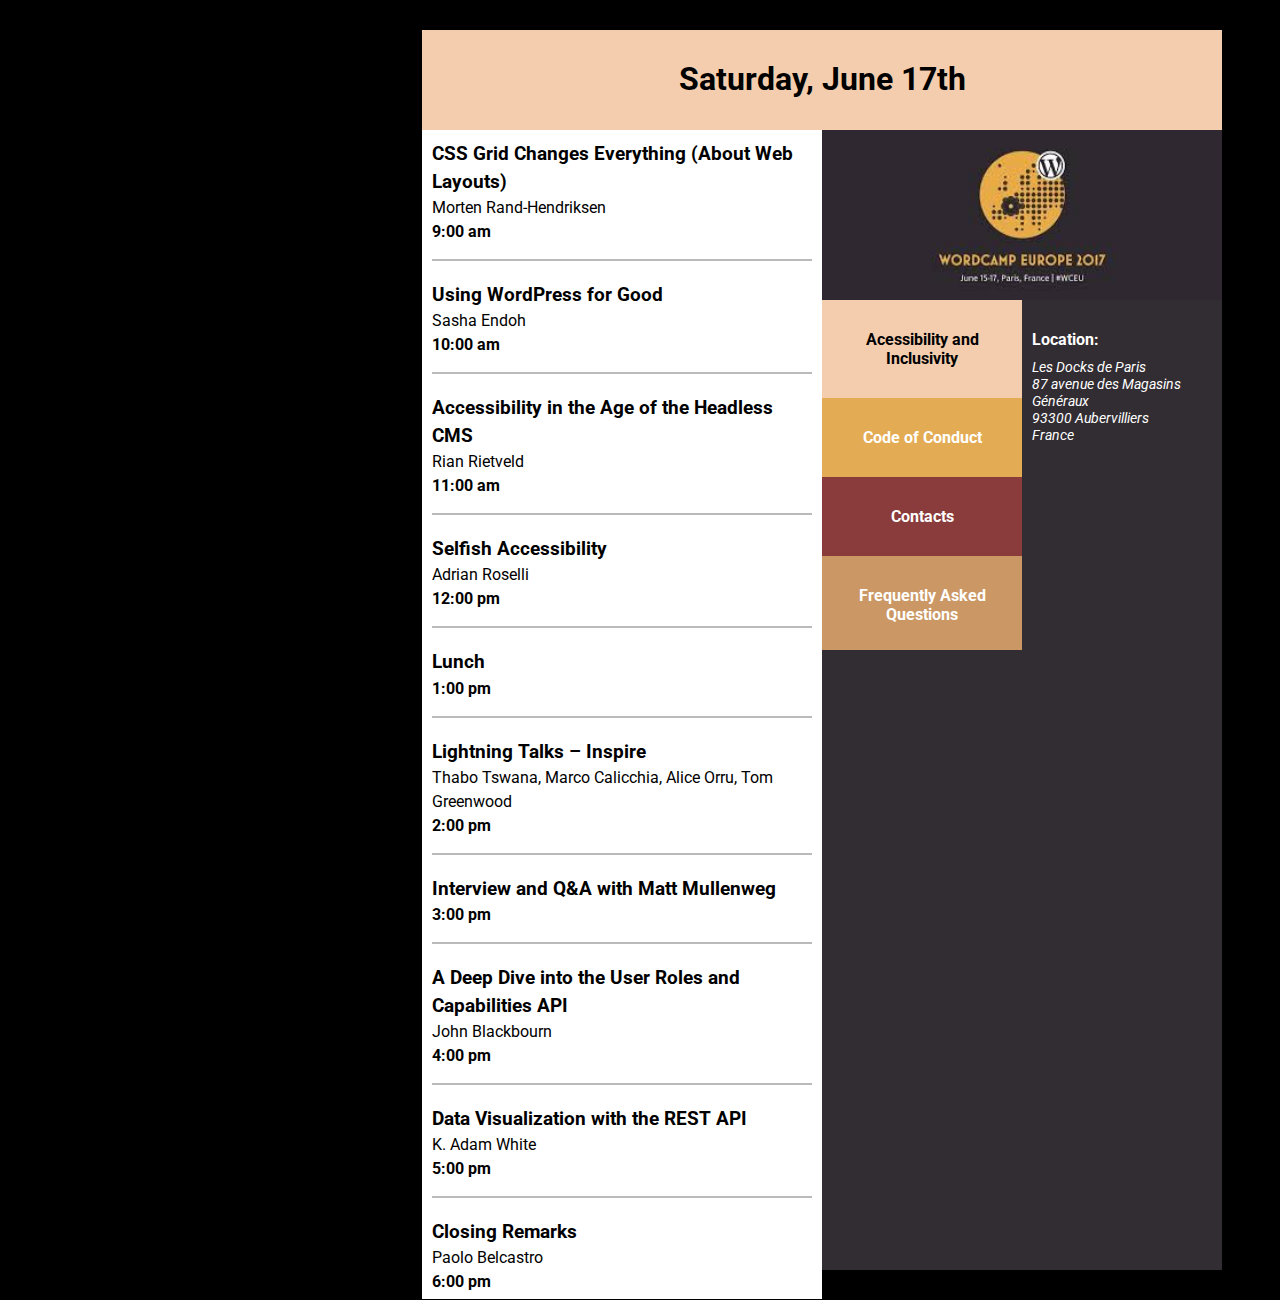
<file: index.html>
<!DOCTYPE html>
<html lang="en">
<head>
    <meta charset="UTF-8">
    <meta http-equiv="X-UA-Compatible" content="IE=edge">
    <meta name="viewport" content="width=device-width, initial-scale=1.0">
    <title>Wordcamp</title>
    <link rel="stylesheet" href="style.css">
</head>
<body>
    <div class="container">
        <img src="jpg/img-1.jpg" alt="Logo" class="image">
        <header>Saturday, June 17th</header>
        <div class="main">
            <article>
                <h3>CSS Grid Changes Everything (About Web Layouts)</h3>
                <p>Morten Rand-Hendriksen</p>
                <p class="time"><b>9:00 am</b></p>
            </article>
            <article>
                <h3>Using WordPress for Good</h3>
                <p>Sasha Endoh</p>
                <p class="time"><b>10:00 am</b></p>
            </article>
            <article>
                <h3>Accessibility in the Age of the Headless CMS</h3>
                <p>Rian Rietveld</p>
                <p class="time"><b>11:00 am</b></p>
            </article>
            <article>
                <h3>Selfish Accessibility</h3>
                <p>Adrian Roselli</p>
                <p class="time"><b>12:00 pm</b></p>
            </article>
            <article>
                <h3>Lunch</h3>
                <p class="time"><b>1:00 pm</b></p>
            </article>
            <article>
                <h3>Lightning Talks – Inspire</h3>
                <p>Thabo Tswana, Marco Calicchia, Alice Orru, Tom Greenwood</p>
                <p class="time"><b> 2:00 pm</b></p>
            </article>
            <article>
                <h3>Interview and Q&A with Matt Mullenweg</h3>
                <p class="time"><b>3:00 pm</b></p>
            </article>
            <article>
                <h3>A Deep Dive into the User Roles and Capabilities API</h3>
                <p>John Blackbourn</p>
                <p class="time"><b>4:00 pm</b></p>
            </article>
            <article>
                <h3>Data Visualization with the REST API</h3>
                <p>K. Adam White</p>
                <p class="time"><b>5:00 pm</b></p>
            </article>
            <article>
                <h3>Closing Remarks</h3>
                <p>Paolo Belcastro</p>
                <p><b>6:00 pm</b></p>
            </article>
        </div>
        <aside>
            <p class="asd">Acessibility and Inclusivity</p>
            <p class="asd">Code of Conduct</p>
            <p class="asd">Contacts</p>
            <p class="asd">Frequently Asked Questions</p>
        </aside>
            
        <footer>
             <p class="location">Location:</p>
            <p class="directions">Les Docks de Paris <br> 87 avenue des Magasins Généraux <br> 93300 Aubervilliers <br> France</p>
        </footer>
        <section></section>
        <section class="empty"></section>
    </div>
</body>
</html>
</file>
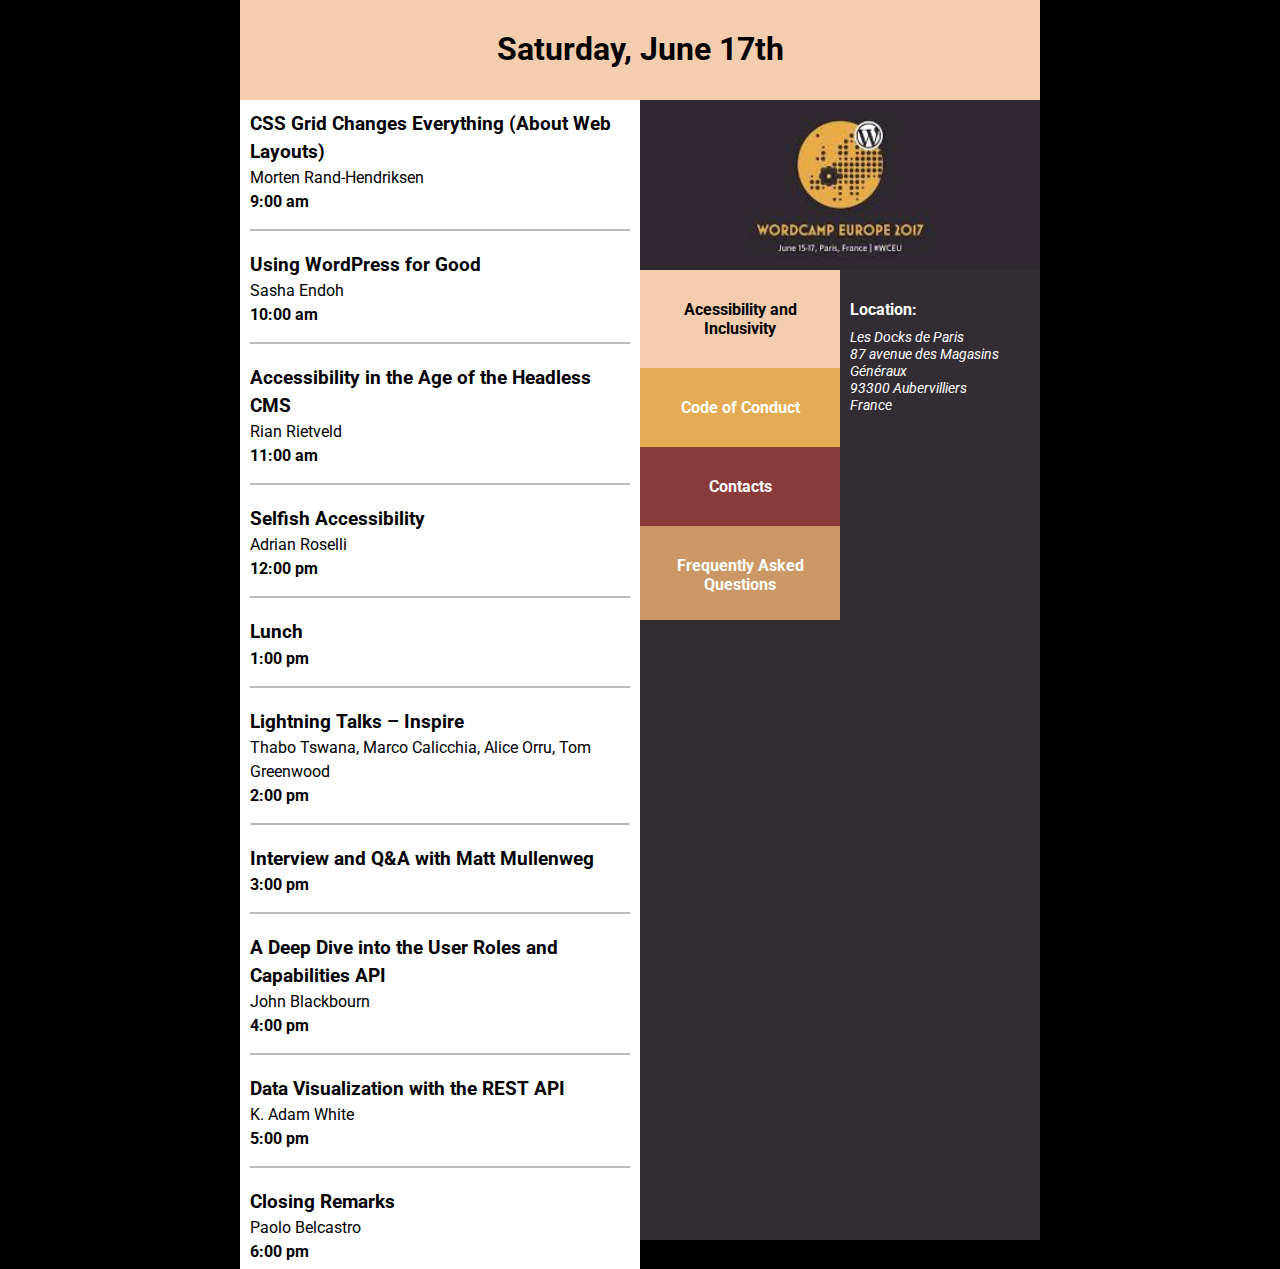
<file: jpg/index.html>
<!DOCTYPE html>
<html lang="en">
<head>
    <meta charset="UTF-8">
    <meta http-equiv="X-UA-Compatible" content="IE=edge">
    <meta name="viewport" content="width=device-width, initial-scale=1.0">
    <title>Wordcamp</title>
    <link rel="stylesheet" href="style.css">
</head>
<body>
    <div class="container">
        <img src="img-1.jpg" alt="Logo" class="image">
        <header>Saturday, June 17th</header>
        <div class="main">
            <article>
                <h3>CSS Grid Changes Everything (About Web Layouts)</h3>
                <p>Morten Rand-Hendriksen</p>
                <p class="time"><b>9:00 am</b></p>
            </article>
            <article>
                <h3>Using WordPress for Good</h3>
                <p>Sasha Endoh</p>
                <p class="time"><b>10:00 am</b></p>
            </article>
            <article>
                <h3>Accessibility in the Age of the Headless CMS</h3>
                <p>Rian Rietveld</p>
                <p class="time"><b>11:00 am</b></p>
            </article>
            <article>
                <h3>Selfish Accessibility</h3>
                <p>Adrian Roselli</p>
                <p class="time"><b>12:00 pm</b></p>
            </article>
            <article>
                <h3>Lunch</h3>
                <p class="time"><b>1:00 pm</b></p>
            </article>
            <article>
                <h3>Lightning Talks – Inspire</h3>
                <p>Thabo Tswana, Marco Calicchia, Alice Orru, Tom Greenwood</p>
                <p class="time"><b> 2:00 pm</b></p>
            </article>
            <article>
                <h3>Interview and Q&A with Matt Mullenweg</h3>
                <p class="time"><b>3:00 pm</b></p>
            </article>
            <article>
                <h3>A Deep Dive into the User Roles and Capabilities API</h3>
                <p>John Blackbourn</p>
                <p class="time"><b>4:00 pm</b></p>
            </article>
            <article>
                <h3>Data Visualization with the REST API</h3>
                <p>K. Adam White</p>
                <p class="time"><b>5:00 pm</b></p>
            </article>
            <article>
                <h3>Closing Remarks</h3>
                <p>Paolo Belcastro</p>
                <p><b>6:00 pm</b></p>
            </article>
        </div>
        <aside>
            <p class="asd">Acessibility and Inclusivity</p>
            <p class="asd">Code of Conduct</p>
            <p class="asd">Contacts</p>
            <p class="asd">Frequently Asked Questions</p>
        </aside>
            
        <footer>
             <p class="location">Location:</p>
            <p class="directions">Les Docks de Paris <br> 87 avenue des Magasins Généraux <br> 93300 Aubervilliers <br> France</p>
        </footer>
        <section></section>
        <section class="empty"></section>
    </div>
</body>
</html>
</file>
<file: style.css>
@import url('https://fonts.googleapis.com/css2?family=Roboto:wght@400;700&display=swap');

html {
    background: black;
 }

* {
    margin: 0;
    padding: 0;
    box-sizing: border-box;
}

.container {
    display: grid;
    grid-template-columns: 400px 200px 200px;
    grid-auto-rows: 100px 170px 350px;
    font-family:roboto ;
    margin: 30px;   
    max-width: 800px;
    margin-left: 33%;   
}

header {   
    text-align: center;
    grid-row: 1;
    grid-column: 1/4;
    padding-top: 30px;
    font-size: 2em;
    background:#f3cdae;
    font-weight: bold;
}

img {
    background-size: cover;
    width: 100%;
    height: 170px;   
    grid-row: 2;
    grid-column: 2/4;
}

main {
    grid-row: 2;
    grid-column: 1/8;   
}

article  {
    padding: 10px;   
    line-height: 1.5;
    background: white;
}

article .time{
    border-bottom: 2px solid rgb(25, 25, 25, 0.3);
    padding-bottom: 15px;
}

article:last-of-type{
    padding-bottom: 5px;
}

aside {
    grid-row: 3;
    grid-column: 2;
}

aside .asd {
padding: 30px;
text-align: center;
font-weight: bold;
}

aside .asd:nth-of-type(1){
    background: #f3cdae;
    color: black;
}

aside .asd:nth-of-type(2){
    background: #e4ab55;
    color: white;
}

aside .asd:nth-of-type(3){
    background:rgb(138, 59, 59);
    color: white;
}

aside .asd:nth-of-type(4){
    background: #cb9865;
    color: white;
}

footer {
    grid-row: 3;
    grid-column: 3;
    background: #322d32;
    color: white;
}

footer .location {
    font-weight: bold;
    padding: 30px 10px 10px 10px;
    font-size: 1em;
}

footer .directions {
    padding-left: 10px;
    font-style: italic;
    font-size: 0.9em;
}

section {
    grid-row: 4/7;
    grid-column: 2/4;
    background-color: #322d32;
}

/* for tablet */

@media(max-width: 768px){
    .container{
        margin-left: 10%;
        margin-right: 10%;
        max-width: 700px;
        grid-template-columns: 1fr 1fr;
        grid-auto-rows: 100px 170px 350px ;
    }
}

@media(max-width: 768px){
    article:last-of-type{
        padding-bottom: 20px;
    }
}

@media(max-width: 768px){
    aside {
        grid-row: 3/4;
        grid-column: 2;
    }
}

@media(max-width: 768px) {
    aside .asd {
        padding: 35px;
    }
}

@media(max-width: 768px){
    footer {
        grid-row: 8;
        grid-column: 1/2;
    }
}

@media  (max-width: 768px){
    .section{
        grid-row: 4/ span 8;
        grid-column: 2;        
    
    }
}
@media(max-width: 768px){
    .empty {
        grid-row: 7/ 9;
        grid-column: 2;   
        background-color: #322d32
    }
}

/* for mobile */

@media (max-width: 600px){
.container {
    display: flex;
    flex-direction: column; 
    font-family:roboto ;
    margin: 30px;
    background: white;    
    }
}

@media (max-width: 600px){
    header {
        padding-bottom: 20px;
    }
}
</file>
<file: jpg/style.css>
@import url('https://fonts.googleapis.com/css2?family=Roboto:wght@400;700&display=swap');

html {
    background: black;
 }

* {
    margin: 0;
    padding: 0;
    box-sizing: border-box;
}

.container {
    display: grid;
    grid-template-columns: 400px 200px 200px;
    grid-auto-rows: 100px 170px 350px;
    font-family:roboto;   
    max-width: 800px;
    margin:auto ;
    padding: auto;
}

header {   
    text-align: center;
    grid-row: 1;
    grid-column: 1/4;
    padding-top: 30px;
    font-size: 2em;
    background:#f3cdae;
    font-weight: bold;
}

img {
    background-size: cover;
    width: 100%;
    height: 170px;   
    grid-row: 2;
    grid-column: 2/4;
}

main {
    grid-row: 2;
    grid-column: 1/8;   
}

article  {
    padding: 10px;   
    line-height: 1.5;
    background: white;
}

article .time{
    border-bottom: 2px solid rgb(25, 25, 25, 0.3);
    padding-bottom: 15px;
}

article:last-of-type{
    padding-bottom: 5px;
}
article:first-of-type {
    padding-top: 10px;
}

aside {
    grid-row: 3;
    grid-column: 2;
}

aside .asd {
padding: 30px;
text-align: center;
font-weight: bold;
}

aside .asd:nth-of-type(1){
    background: #f3cdae;
    color: black;
}

aside .asd:nth-of-type(2){
    background: #e4ab55;
    color: white;
}

aside .asd:nth-of-type(3){
    background:rgb(138, 59, 59);
    color: white;
}

aside .asd:nth-of-type(4){
    background: #cb9865;
    color: white;
}

footer {
    grid-row: 3;
    grid-column: 3;
    background: #322d32;
    color: white;
}

footer .location {
    font-weight: bold;
    padding: 30px 10px 10px 10px;
    font-size: 1em;
}

footer .directions {
    padding-left: 10px;
    font-style: italic;
    font-size: 0.9em;
}

section {
    grid-row: 4/7;
    grid-column: 2/4;
    background-color: #322d32;
}

/* for tablet */

@media(max-width: 768px){
    .container{
        margin-left: 10%;
        margin-right: 10%;
        max-width: 700px;
        grid-template-columns: 1fr 1fr;
        grid-auto-rows: 100px 170px 350px ;
    }
}

@media(max-width: 768px){
    article:last-of-type{
        padding-bottom: 20px;
    }
}

@media(max-width: 768px){
    aside {
        grid-row: 3/4;
        grid-column: 2;
    }
}

@media(max-width: 768px) {
    aside .asd {
        padding: 34px;
        text-align: center;
    }
}

@media(max-width: 768px){
    footer {
        grid-row: 8;
        grid-column: 1/2;
    }
}

@media  (max-width: 768px){
    .section{
        grid-row: 4/ span 8;
        grid-column: 2;        
    
    }
}
@media(max-width: 768px){
    .empty {
        grid-row: 7/ 9;
        grid-column: 2;   
        background-color: #322d32
    }
}

/* for mobile */

@media (max-width: 600px){
.container {
    display: flex;
    flex-direction: column; 
    font-family:roboto ;
    margin: 30px;
    background: white;    
    }
}

@media (max-width: 600px){
    header {
        padding-bottom: 20px;
    }
}
</file>
